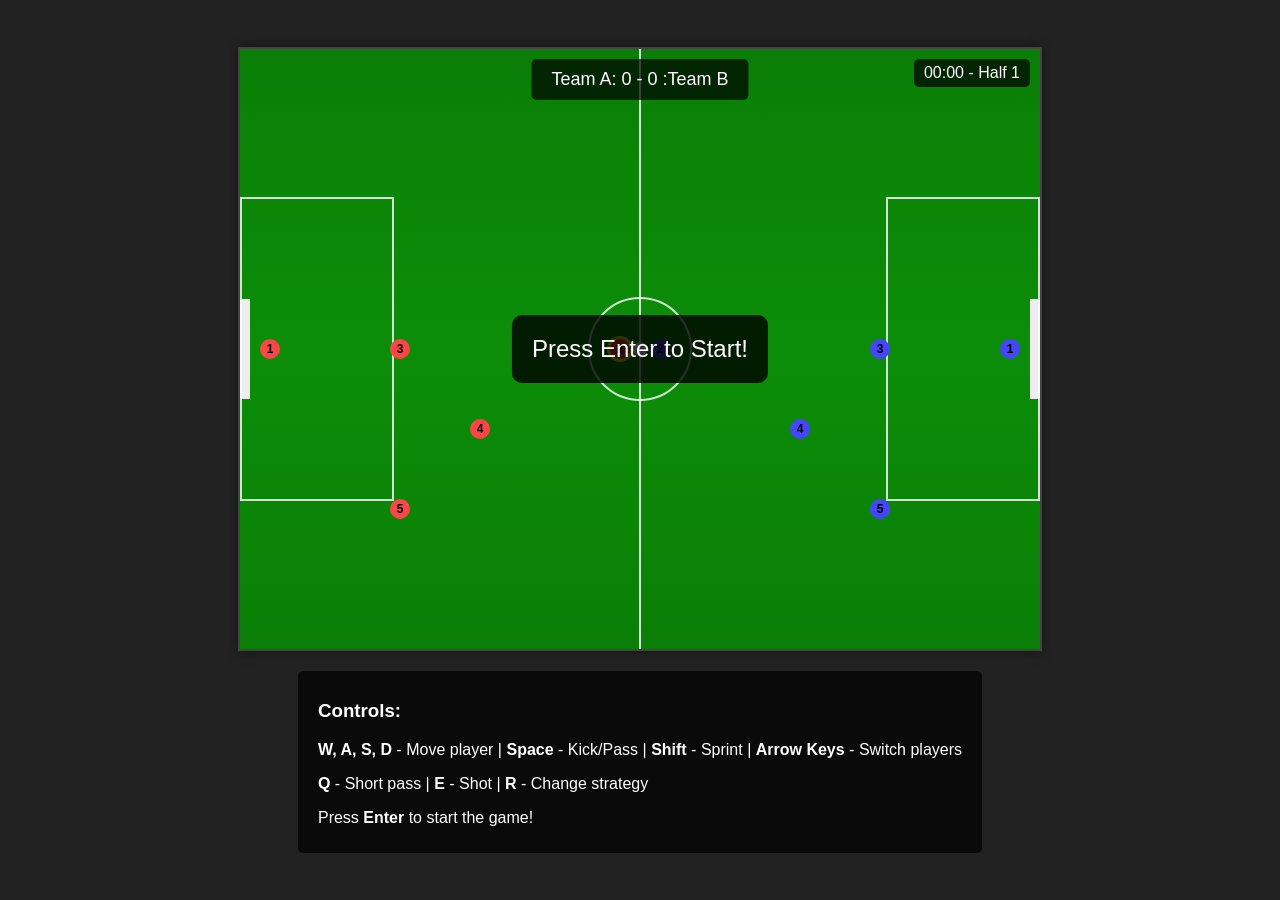
<file: footbal2D-js/index.html>
<!DOCTYPE html>
<html lang="en">
<head>
    <meta charset="UTF-8">
    <meta name="viewport" content="width=device-width, initial-scale=1.0">
    <title>2D Football Game</title>
    <link rel="stylesheet" href="styles.css">
</head>
<body>
    <div id="game-container">
        <div id="field">
            <div id="center-line"></div>
            <div id="center-circle"></div>
            <div class="goal" id="goal-left"></div>
            <div class="goal" id="goal-right"></div>
            <div class="penalty-area" id="penalty-left"></div>
            <div class="penalty-area" id="penalty-right"></div>
            <div id="scoreboard">Team A: 0 - 0 :Team B</div>
            <div id="timer">00:00</div>
        </div>
        <div id="message">
            <div id="message-text">Ready to play!</div>
            <button id="restart-btn">Restart Game</button>
        </div>
    </div>
    <div id="controls">
        <h3>Controls:</h3>
        <p><strong>W, A, S, D</strong> - Move player | <strong>Space</strong> - Kick/Pass | <strong>Shift</strong> - Sprint | <strong>Arrow Keys</strong> - Switch players</p>
        <p><strong>Q</strong> - Short pass | <strong>E</strong> - Shot | <strong>R</strong> - Change strategy</p>
        <p>Press <strong>Enter</strong> to start the game!</p>
    </div>
    <script src="main.js"></script>
</body>
</html>
</file>
<file: footbal2D-js/styles.css>
body {
    margin: 0;
    padding: 0;
    display: flex;
    flex-direction: column;
    align-items: center;
    justify-content: center;
    height: 100vh;
    background-color: #222;
    font-family: Arial, sans-serif;
    overflow: hidden;
}
#game-container {
    position: relative;
    width: 800px;
    height: 600px;
    background-color: #111;
    border: 2px solid #444;
    box-shadow: 0 0 10px rgba(0,0,0,0.5);
}
#field {
    position: absolute;
    top: 0;
    left: 0;
    width: 100%;
    height: 100%;
    background-color: #0a7e07;
    background-image: linear-gradient(#0a7e07, #0c8d08, #0a7e07);
    overflow: hidden;
}
.field-marking {
    position: absolute;
    background-color: rgba(255, 255, 255, 0.8);
}
#center-circle {
    position: absolute;
    top: 50%;
    left: 50%;
    transform: translate(-50%, -50%);
    width: 100px;
    height: 100px;
    border: 2px solid rgba(255, 255, 255, 0.8);
    border-radius: 50%;
}
#center-line {
    position: absolute;
    top: 0;
    left: 50%;
    transform: translateX(-50%);
    width: 2px;
    height: 100%;
    background-color: rgba(255, 255, 255, 0.8);
}
.goal {
    position: absolute;
    width: 10px;
    height: 100px;
    background-color: #eee;
    top: 50%;
    transform: translateY(-50%);
}
#goal-left {
    left: 0;
}
#goal-right {
    right: 0;
}
.penalty-area {
    position: absolute;
    top: 50%;
    transform: translateY(-50%);
    width: 150px;
    height: 300px;
    border: 2px solid rgba(255, 255, 255, 0.8);
}
#penalty-left {
    left: 0;
}
#penalty-right {
    right: 0;
}
.player {
    position: absolute;
    width: 20px;
    height: 20px;
    border-radius: 50%;
    display: flex;
    align-items: center;
    justify-content: center;
    color: black;
    font-weight: bold;
    font-size: 12px;
    z-index: 5;
    transition: transform 0.1s ease-out;
}
.team-a {
    background-color: #ff4545;
}
.team-b {
    background-color: #4545ff;
}
.active-player {
    box-shadow: 0 0 0 3px yellow;
}
#ball {
    position: absolute;
    width: 14px;
    height: 14px;
    background-color: white;
    border-radius: 50%;
    z-index: 10;
}
#scoreboard {
    position: absolute;
    top: 10px;
    left: 50%;
    transform: translateX(-50%);
    background-color: rgba(0, 0, 0, 0.7);
    color: white;
    padding: 10px 20px;
    border-radius: 5px;
    font-size: 18px;
    z-index: 20;
}
#timer {
    position: absolute;
    top: 10px;
    right: 10px;
    background-color: rgba(0, 0, 0, 0.7);
    color: white;
    padding: 5px 10px;
    border-radius: 5px;
    font-size: 16px;
    z-index: 20;
}
#controls {
    margin-top: 20px;
    color: white;
    background-color: rgba(0, 0, 0, 0.7);
    padding: 10px 20px;
    border-radius: 5px;
    max-width: 800px;
}
#message {
    position: absolute;
    top: 50%;
    left: 50%;
    transform: translate(-50%, -50%);
    background-color: rgba(0, 0, 0, 0.8);
    color: white;
    padding: 20px;
    border-radius: 10px;
    font-size: 24px;
    text-align: center;
    z-index: 100;
    display: none;
}
#restart-btn {
    display: none;
    margin-top: 10px;
    padding: 10px 20px;
    background-color: #0a7e07;
    color: white;
    border: none;
    border-radius: 5px;
    cursor: pointer;
    font-size: 16px;
}
#restart-btn:hover {
    background-color: #0c8d08;
}
</file>
